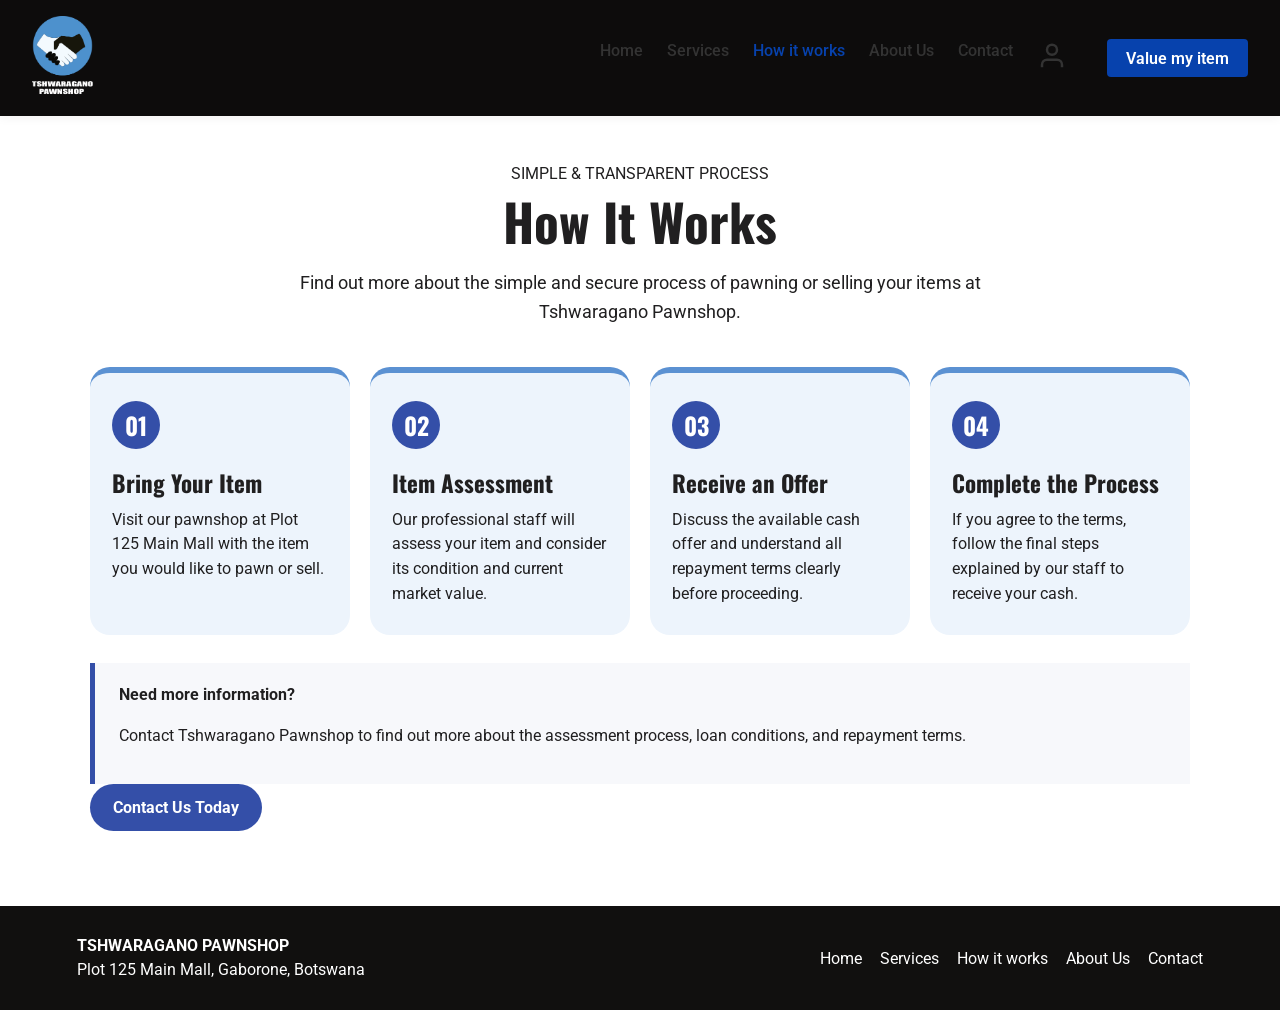
<file: how it works.html>
<!DOCTYPE html>
<html lang="en">
<head>
    <meta charset="UTF-8">
    <meta name="viewport" content="width=device-width, initial-scale=1.0">
    <title>Home | Tshwaragano Pawnshop</title>
    <link rel="stylesheet" href="style.css">
</head>
<body>

<header class="site-header">

    <a class="brand" href="index.html">
        <img src="logo.png" width="110" height="120" alt="Tshwaragano Pawnshop Logo">
        <span class="brand-subtitle"></span>
    </a>

    <!-- Mobile Menu Toggle Button -->
    <button class="menu-toggle" id="menuToggle" aria-expanded="false" aria-controls="primaryNav" aria-label="Toggle navigation">
        <span class="hamburger-line"></span>
        <span class="hamburger-line"></span>
        <span class="hamburger-line"></span>
    </button>

    <div class="nav-wrapper" id="primaryNav">
        <nav class="main-nav">
            <a href="index.html">Home</a>
            <a href="services.html">Services</a>
            <a class="active" href="how it works.html">How it works</a>
            <a href="about.html">About Us</a>
            <a href="contact.html">Contact</a>
             <a class="login-nav-link" href="logIn.html">
        <svg width="30" height="30" viewBox="0 0 24 24" fill="none" stroke="currentColor" stroke-width="2" aria-hidden="true"><path d="M20 21v-2a4 4 0 0 0-4-4H8a4 4 0 0 0-4 4v2"></path><circle cx="12" cy="7" r="4"></circle></svg>
        <span></span>
    </a>
        </nav>

        <a class="value-button" href="ABT US.html">
            Value my item
        </a>
    </div>

</header>

<main class="page-container">
    <section class="page-heading">
        <div class="hero-tag">
            <span class="gold-dot"></span>
            SIMPLE & TRANSPARENT PROCESS
        </div>
        <h1>How It Works</h1>
        <p>
            Find out more about the simple and secure process of pawning
            or selling your items at Tshwaragano Pawnshop.
        </p>
    </section>

    <section class="steps-section">
        <div class="steps-grid">
            <div class="step-card">
                <span class="step-number">01</span>
                <h2>Bring Your Item</h2>
                <p>
                    Visit our pawnshop at Plot 125 Main Mall with the item
                    you would like to pawn or sell.
                </p>
            </div>

            <div class="step-card">
                <span class="step-number">02</span>
                <h2>Item Assessment</h2>
                <p>
                    Our professional staff will assess your item
                    and consider its condition and current market value.
                </p>
            </div>

            <div class="step-card">
                <span class="step-number">03</span>
                <h2>Receive an Offer</h2>
                <p>
                    Discuss the available cash offer and
                    understand all repayment terms clearly before proceeding.
                </p>
            </div>

            <div class="step-card">
                <span class="step-number">04</span>
                <h2>Complete the Process</h2>
                <p>
                    If you agree to the terms, follow
                    the final steps explained by our staff to receive your cash.
                </p>
            </div>
        </div>

        <div class="notice">
            <strong>Need more information?</strong>
            <p>
                Contact Tshwaragano Pawnshop to find out
                more about the assessment process, loan
                conditions, and repayment terms.
            </p>
        </div>

        <div class="steps-cta">
            <a href="contact.html" class="button primary">
                Contact Us Today
            </a>
        </div>
    </section>
</main>

 <footer class="site-footer">
    <p>
        <strong>TSHWARAGANO PAWNSHOP</strong><br>
        Plot 125 Main Mall, Gaborone, Botswana
    </p>

    <nav class="footer-links">
        <a href="index.html">Home</a>
        <a href="services.html">Services</a>
        <a href="how it works.html">How it works</a>
        <a href="about.html">About Us</a>
        <a href="contact.html">Contact</a>
    </nav>
  </footer>


</body>
</html>
</file>
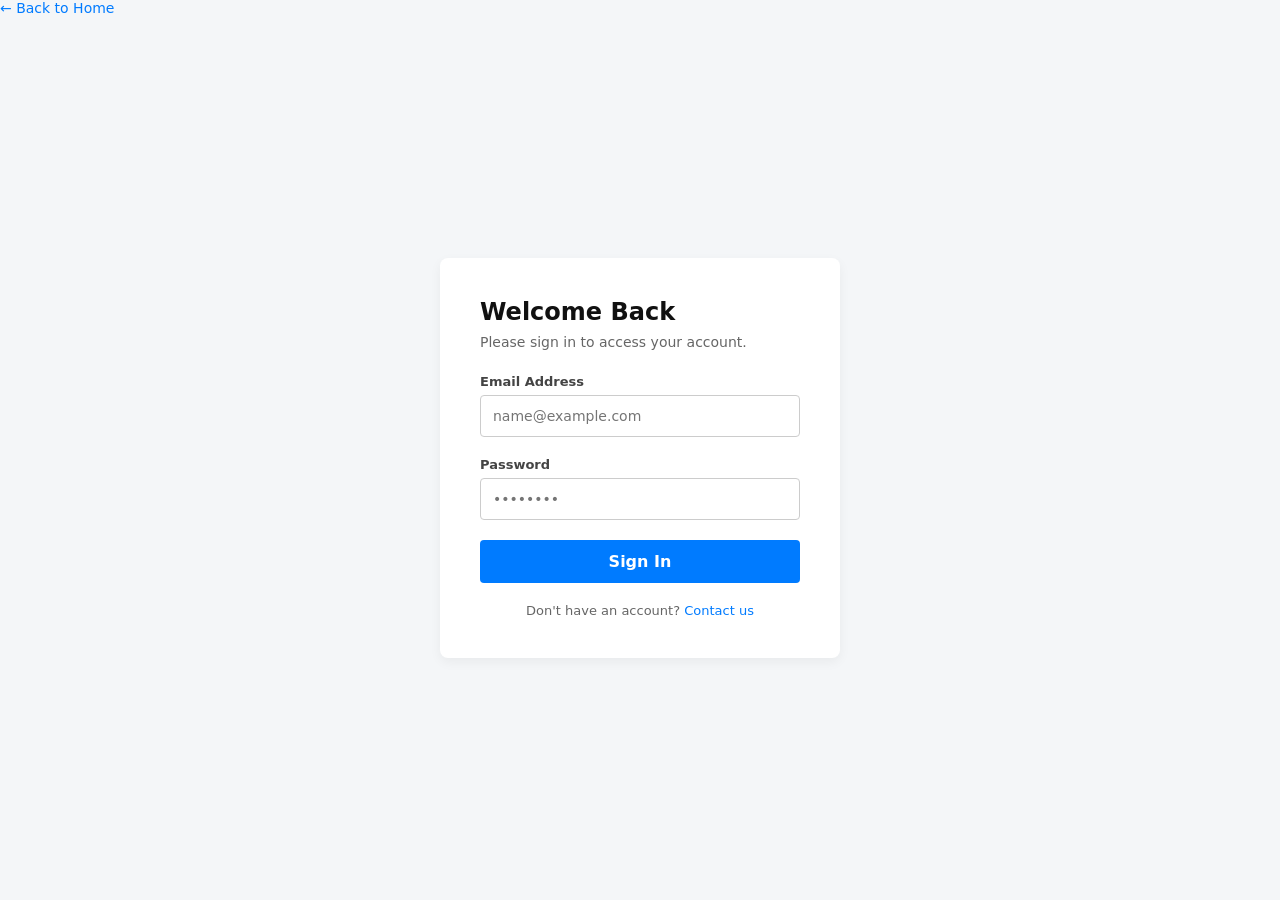
<file: logIn.html>
<!DOCTYPE html>
<html lang="en">
<head>
    <meta charset="UTF-8">
    <meta name="viewport" content="width=device-width, initial-scale=1.0">
    <title>Sign In - Tshwaragano Pawnshop</title>
    <style>
        * {
            box-sizing: border-box;
            margin: 0;
            padding: 0;
            font-family: system-ui, -apple-system, BlinkMacSystemFont, "Segoe UI", Roboto, sans-serif;
        }

        body {
            background-color: #f4f6f8;
            color: #333;
            display: flex;
            flex-direction: column;
            min-height: 100vh;
        }

        /* Simple Header matching your site */
        .site-header {
            display: flex;
            justify-content: space-between;
            align-items: center;
            padding: 15px 40px;
            background: #ffffff;
            border-bottom: 1px solid #e1e4e8;
        }

        .brand img {
            display: block;
        }

        .back-home {
            text-decoration: none;
            color: #007bff;
            font-size: 14px;
            font-weight: 500;
        }

        .back-home:hover {
            text-decoration: underline;
        }

        /* Login Container */
        .login-container {
            flex: 1;
            display: flex;
            justify-content: center;
            align-items: center;
            padding: 20px;
        }

        .login-card {
            background: #ffffff;
            padding: 40px;
            border-radius: 8px;
            box-shadow: 0 4px 12px rgba(0, 0, 0, 0.05);
            width: 100%;
            max-width: 400px;
        }

        .login-card h2 {
            margin-bottom: 8px;
            font-size: 24px;
            color: #111;
        }

        .login-card p {
            color: #666;
            font-size: 14px;
            margin-bottom: 24px;
        }

        .form-group {
            margin-bottom: 20px;
        }

        .form-group label {
            display: block;
            font-size: 13px;
            font-weight: 600;
            margin-bottom: 6px;
            color: #444;
        }

        .form-group input {
            width: 100%;
            padding: 12px;
            border: 1px solid #ccc;
            border-radius: 4px;
            font-size: 14px;
            outline: none;
            transition: border-color 0.2s;
        }

        .form-group input:focus {
            border-color: #007bff;
        }

        .btn-submit {
            width: 100%;
            padding: 12px;
            background-color: #007bff;
            color: white;
            border: none;
            border-radius: 4px;
            font-size: 16px;
            font-weight: 600;
            cursor: pointer;
            transition: background-color 0.2s;
        }

        .btn-submit:hover {
            background-color: #0056b3;
        }

        .login-footer {
            text-align: center;
            margin-top: 20px;
            font-size: 13px;
            color: #666;
        }

        .login-footer a {
            color: #007bff;
            text-decoration: none;
        }

        .login-footer a:hover {
            text-decoration: underline;
        }
    </style>
</head>
<body>

    <!-- Header -->
        <a class="back-home" href="index.html">&larr; Back to Home</a>
    </header>

    <!-- Sign In Form Box -->
    <div class="login-container">
        <div class="login-card">
            <h2>Welcome Back</h2>
            <p>Please sign in to access your account.</p>
            
            <form action="login-handler.php" method="POST">
                <div class="form-group">
                    <label for="email">Email Address</label>
                    <input type="email" id="email" name="email" placeholder="name@example.com" required>
                </div>

                <div class="form-group">
                    <label for="password">Password</label>
                    <input type="password" id="password" name="password" placeholder="••••••••" required>
                </div>

                <button type="submit" class="btn-submit">Sign In</button>
            </form>

            <div class="login-footer">
                Don't have an account? <a href="mailto:tshwaraganopawnshop@gmail.com">Contact us</a>
            </div>
        </div>
    </div>

</body>
</html>
</file>
<file: style.css>
@import url('https://fonts.googleapis.com/css2?family=Oswald:wght@500;600;700&family=Roboto:wght@400;500;700&display=swap');

:root {
    --blue: #5b91d2;
    --deep-blue: #344fa8;
    --black: #11100f;
    --white: #ffffff;
    --ink: #201f20;
    --light-blue: #edf4fc;
}

* {
    box-sizing: border-box;
}

html {
    scroll-behavior: smooth;
}

body {
    margin: 0;
    background: #fff;
    color: var(--ink);
    font-family: 'Roboto', Arial, sans-serif;
}



.value-button {
    color: white;
    background: var(--deep-blue);
    border-radius: 22px;
    padding: 16px 17px;
    text-decoration: none;
    white-space: nowrap;
    font-size: 16px;
}

.value-button:hover {
    background: var(--blue);
}

.profile-icon {
    position: absolute;
    right: 6%;
    bottom: -17px;
    width: 42px;
    height: 42px;
    border-radius: 50%;
    background: #111;
    color: white;
    text-align: center;
    font-size: 0;
}

.profile-icon::before {
    content: '';
    position: absolute;
    width: 13px;
    height: 13px;
    border-radius: 50%;
    background: white;
    top: 6px;
    left: 14px;
}

.profile-icon::after {
    content: '';
    position: absolute;
    width: 26px;
    height: 15px;
    border-radius: 15px 15px 3px 3px;
    background: white;
    bottom: 5px;
    left: 8px;
}


/* =========================
   GENERAL PAGE HEADINGS
========================= */

.page-heading {
    text-align: center;
    margin: 48px auto 30px;
    padding: 0 20px;
}

.page-heading h1 {
    margin: 0 0 10px;
    font-family: 'Oswald', Impact, sans-serif;
    font-size: clamp(34px, 4vw, 52px);
    font-weight: 700;
}

.page-heading p {
    margin: 0 auto;
    max-width: 720px;
    font-size: 18px;
    line-height: 1.6;
}

.section-title {
    text-align: center;
    margin: 0 0 28px;
    font-family: 'Oswald', Impact, sans-serif;
    font-size: 42px;
}


/* =========================
   HOME PAGE
========================= */

.home-hero {
    width: min(1240px, 92%);
    min-height: 440px;
    margin: 35px auto 65px;
    padding: 55px 6%;

    border-radius: 26px;
    overflow: hidden;

    display: flex;
    align-items: center;

    position: relative;

    background:
        linear-gradient(90deg, rgba(10,13,20,.86), rgba(10,13,20,.25)),
        url('assets/contact-banner.png') center/cover no-repeat;

    color: white;
}

.hero-copy {
    max-width: 650px;
    position: relative;
    z-index: 1;
}

.eyebrow {
    display: inline-block;
    margin-bottom: 14px;
    padding: 8px 14px;

    border-radius: 20px;
    background: var(--deep-blue);

    font-size: 14px;
    font-weight: 700;
    letter-spacing: .08em;
}

.hero-copy h1 {
    margin: 0 0 18px;

    font-family: 'Oswald', Impact, sans-serif;
    font-size: clamp(42px, 6vw, 76px);
    line-height: 1.04;
    font-weight: 700;
}

.hero-copy p {
    max-width: 570px;
    margin: 0 0 27px;
    font-size: 19px;
    line-height: 1.55;
}

.button {
    display: inline-block;
    padding: 14px 23px;

    border-radius: 24px;
    background: var(--deep-blue);
    color: white;

    text-decoration: none;
    font-weight: 700;
}

.button:hover {
    background: var(--blue);
}

.button.secondary {
    background: white;
    color: var(--deep-blue);
    margin-left: 10px;
}

.button.secondary:hover {
    background: var(--light-blue);
}

.home-services {
    width: min(1145px, 88%);
    margin: 0 auto 70px;
}

.service-preview-grid {
    display: grid;
    grid-template-columns: repeat(3, minmax(0, 1fr));
    gap: 24px;
}

.preview-card {
    padding: 12px;
    border-radius: 20px;
    background: var(--blue);
    text-decoration: none;
    color: var(--ink);
    transition: transform .2s;
}

.preview-card:hover {
    transform: translateY(-4px);
}

.preview-card img {
    width: 100%;
    height: 175px;
    object-fit: contain;
    display: block;

    background: white;
    border: 2px solid #171717;
    border-radius: 15px;
}

.preview-card h3 {
    margin: 12px 6px 5px;
    font-family: 'Oswald', Impact, sans-serif;
    font-size: 22px;
}

.preview-card p {
    margin: 0 6px 8px;
    line-height: 1.4;
}

.home-cta {
    width: min(1145px, 88%);
    margin: 0 auto 70px;
    padding: 34px;

    border-radius: 22px;
    background: var(--light-blue);
    text-align: center;
}

.home-cta h2 {
    margin: 0 0 10px;
    font-family: 'Oswald', Impact, sans-serif;
    font-size: 34px;
}

.home-cta p {
    margin: 0 0 20px;
    line-height: 1.5;
}


/* =========================
   SERVICES PAGE
========================= */

.services-grid {
    width: min(1145px, 82%);
    margin: 35px auto 60px;

    display: grid;
    grid-template-columns: repeat(3, minmax(0, 1fr));
    gap: 42px 50px;
}

.service-card {
    min-height: 320px;
    padding: 14px 10px 18px;

    border-radius: 22px;
    background: var(--blue);
    overflow: hidden;
}

.service-card img {
    width: 100%;
    height: 185px;
    display: block;

    object-fit: contain;
    background: white;

    border: 2px solid #171717;
    border-radius: 22px;
}

.service-card h2 {
    margin: 11px 7px 3px;
    font-family: 'Oswald', Impact, sans-serif;
    font-size: 22px;
    font-weight: 700;
}

.service-card p {
    margin: 0 7px;
    font-size: 17px;
    line-height: 1.35;
}

.learn-card {
    min-height: 320px;
    border-radius: 22px;
    background: var(--blue);
    padding: 35px 28px;

    display: flex;
    flex-direction: column;
    justify-content: center;

    text-decoration: none;

    font-family: 'Oswald', Impact, sans-serif;
    font-size: clamp(52px, 6vw, 82px);
    line-height: 1.2;
    font-weight: 700;
}

.learn-card span {
    color: #171717;
}

.learn-card strong {
    color: white;
}


/* =========================
   HOW IT WORKS PAGE
========================= */

.steps-section {
    width: min(1100px, 88%);
    margin: 40px auto 75px;
}

.steps-grid {
    display: grid;
    grid-template-columns: repeat(4, 1fr);
    gap: 20px;
}

.step-card {
    padding: 28px 22px;

    border-radius: 20px;
    background: var(--light-blue);
    border-top: 6px solid var(--blue);
}

.step-number {
    width: 48px;
    height: 48px;

    display: grid;
    place-items: center;

    border-radius: 50%;
    background: var(--deep-blue);
    color: white;

    font-family: 'Oswald', Impact, sans-serif;
    font-size: 24px;
    font-weight: 700;
}

.step-card h2 {
    margin: 17px 0 8px;
    font-family: 'Oswald', Impact, sans-serif;
    font-size: 23px;
}

.step-card p {
    margin: 0;
    line-height: 1.55;
}

.notice {
    margin-top: 28px;
    padding: 20px 24px;

    border-left: 5px solid var(--deep-blue);
    background: #f7f8fb;

    line-height: 1.55;
}


/* =========================
   ABOUT US PAGE
========================= */

.about-layout {
    width: min(1120px, 88%);
    margin: 45px auto 75px;

    display: grid;
    grid-template-columns: 1.1fr .9fr;
    gap: 48px;
    align-items: center;
}

.about-copy h2 {
    margin: 0 0 16px;
    font-family: 'Oswald', Impact, sans-serif;
    font-size: 36px;
}

.about-copy p {
    font-size: 18px;
    line-height: 1.7;
}

.about-image {
    width: 100%;
    min-height: 330px;
    object-fit: cover;
    border-radius: 24px;
}

.about-highlight {
    margin-top: 25px;
    padding: 22px;

    border-radius: 18px;
    background: var(--light-blue);
}

.about-highlight strong {
    color: var(--deep-blue);
}


/* =========================
   CONTACT PAGE
========================= */

.contact-banner {
    height: 300px;
    margin-top: -25px;

    background:
        linear-gradient(#0003,#0003),
        url('assets/contact-banner.png') center 48%/cover no-repeat;
}

.contact-content {
    width: min(1240px, 86%);
    margin: 55px auto 70px;

    display: grid;
    grid-template-columns: 1.45fr .9fr;
    gap: 45px;
    align-items: center;
}

.contact-details {
    display: grid;
    grid-template-columns: 1fr 1fr;
    column-gap: 45px;
    row-gap: 48px;
}

.detail-block h2 {
    margin: 0 0 20px;
    color: var(--blue);

    font-family: 'Oswald', Impact, sans-serif;
    font-size: 30px;
}

.detail-block p {
    margin: 0;
    font-size: 19px;
    line-height: 1.5;
    overflow-wrap: anywhere;
}

.detail-block a {
    color: inherit;
    text-decoration: none;
}

.detail-block a:hover {
    text-decoration: underline;
}

.contact-message {
    color: var(--blue);

    font-family: 'Oswald', Impact, sans-serif;
    font-size: clamp(52px, 6vw, 82px);
    line-height: 1.12;
    font-weight: 700;
}


/* =========================
   FOOTER
========================= */

.site-footer {
    padding: 28px 6%;
    background: var(--black);
    color: white;

    display: flex;
    align-items: center;
    justify-content: space-between;
    gap: 20px;
}

.site-footer p {
    margin: 0;
    line-height: 1.5;
}

.footer-links {
    display: flex;
    flex-wrap: wrap;
    gap: 18px;
}

.footer-links a {
    color: white;
    text-decoration: none;
}

.footer-links a:hover {
    color: var(--blue);
}


/* =========================
   TABLET RESPONSIVENESS
========================= */

@media (max-width: 1050px) {

    .site-header {
        min-height: 130px;
        gap: 12px;
    }

    .brand {
        width: 115px;
        flex-basis: 115px;
    }

    .brand-mark {
        width: 75px;
        height: 75px;
        font-size: 39px;
    }

    .main-nav {
        gap: 13px;
    }

    .main-nav a {
        font-size: 15px;
    }

    .search-icon {
        display: none;
    }

    .services-grid {
        width: 88%;
        gap: 28px;
    }

    .contact-content {
        width: 90%;
        gap: 25px;
    }

    .steps-grid {
        grid-template-columns: repeat(2, 1fr);
    }
}


/* =========================
   MOBILE RESPONSIVENESS
========================= */

@media (max-width: 720px) {

    .site-header {
        margin: 10px;
        padding: 12px 15px 20px;
        min-height: auto;

        flex-wrap: wrap;
        border-radius: 15px;
    }

    .brand {
        flex-direction: row;
        width: auto;
        flex: 1 1 100%;
        justify-content: flex-start;
    }

    .brand-mark {
        width: 55px;
        height: 55px;
        font-size: 29px;
    }

    .brand-name {
        text-align: left;
    }

    .main-nav {
        order: 3;
        flex: 1 1 100%;

        flex-wrap: wrap;
        justify-content: flex-start;
        gap: 13px 18px;
    }

    .main-nav a {
        font-size: 14px;
    }

    .value-button {
        position: absolute;
        right: 14px;
        top: 18px;

        padding: 11px;
        font-size: 13px;
    }

    .profile-icon {
        display: none;
    }

    /* Home */

    .home-hero {
        min-height: 390px;
        margin-top: 22px;
        padding: 35px 25px;
    }

    .hero-copy p {
        font-size: 16px;
    }

    .button.secondary {
        margin: 10px 0 0;
    }

    .service-preview-grid {
        grid-template-columns: 1fr;
    }

    .preview-card img {
        height: 200px;
    }

    /* Services */

    .services-grid {
        width: min(440px, 90%);
        grid-template-columns: 1fr;
        gap: 22px;
        margin-top: 25px;
    }

    .service-card,
    .learn-card {
        min-height: 295px;
    }

    .service-card img {
        height: 185px;
    }

    .learn-card {
        font-size: 70px;
    }

    /* How it works */

    .steps-grid {
        grid-template-columns: 1fr;
    }

    /* About */

    .about-layout {
        grid-template-columns: 1fr;
        gap: 25px;
    }

    .about-image {
        min-height: 230px;
    }

    /* Contact */

    .contact-banner {
        height: 205px;
        margin-top: -10px;
    }

    .contact-content {
        grid-template-columns: 1fr;
        margin-top: 35px;
    }

    .contact-details {
        grid-template-columns: 1fr;
        row-gap: 28px;
    }

    .detail-block h2 {
        margin-bottom: 8px;
        font-size: 27px;
    }

    .detail-block p {
        font-size: 17px;
    }

    .contact-message {
        margin-top: 10px;
        font-size: 55px;
    }

    /* Footer */

    .site-footer {
        flex-direction: column;
        align-items: flex-start;
    }

}
.site-header {
    display: flex;
    align-items: center;
    justify-content: space-between;
    padding: 1rem 2rem;
    background: #0D0C0C;
    box-shadow: 0 2px 10px rgba(0,0,0,0.05);
    position: sticky;
    top: 0;
    z-index: 1000;
}

.brand {
    display: flex;
    flex-direction: column;
    align-items: center;
    text-decoration: none;
    text-align: center;
}

.brand img {
    height: auto;
    max-height: 80px;
    width: auto;
}

.brand-subtitle {
    font-size: 0.75rem;
    font-weight: 600;
    color: #333333;
    margin-top: 4px;
    letter-spacing: 0.5px;
    text-transform: uppercase;
}

.nav-wrapper {
    display: flex;
    align-items: center;
    gap: 2.5rem;
}

.main-nav {
    display: flex;
    gap: 1.5rem;
}

.main-nav a {
    text-decoration: none;
    color: #333333;
    font-weight: 500;
}

.main-nav a:hover,
.main-nav a.active {
    color: #0742AD;
}

.value-button {
    background-color: #0742AD;
    color: #ffffff;
    padding: 0.6rem 1.2rem;
    border-radius: 4px;
    text-decoration: none;
    font-weight: 600;
}

.menu-toggle {
    display: none;
    background: none;
    border: none;
    cursor: pointer;
    flex-direction: column;
    gap: 5px;
}

.hamburger-line {
    width: 25px;
    height: 3px;
    background-color: #333;
    border-radius: 2px;
}

@media (max-width: 900px) {
    .menu-toggle {
        display: flex;
    }

    .nav-wrapper {
        display: none;
        flex-direction: column;
        position: absolute;
        top: 100%;
        left: 0;
        width: 100%;
        background: #fff;
        padding: 1.5rem 2rem;
        box-shadow: 0 10px 15px rgba(0,0,0,0.1);
        gap: 1.5rem;
        align-items: flex-start;
    }

    .nav-wrapper.open {
        display: flex;
    }

    .main-nav {
        flex-direction: column;
        width: 100%;
        gap: 1rem;
    }

    .value-button {
        width: 100%;
        text-align: center;
    }
}
/* Container for stacking the button and login */
.header-actions {
    display: flex;
    flex-direction: column;
    align-items: flex-end; /* Change to center if you prefer them centered */
    gap: 8px;
}

/* Style for the new login link and icon */
.login-link {
    display: inline-flex;
    align-items: center;
    gap: 6px;
    font-size: 14px;
    text-decoration: none;
    color: inherit; /* Inherits your site's text color */
    transition: opacity 0.2s ease;
}

.login-link:hover {
    opacity: 0.8;
}
</file>
